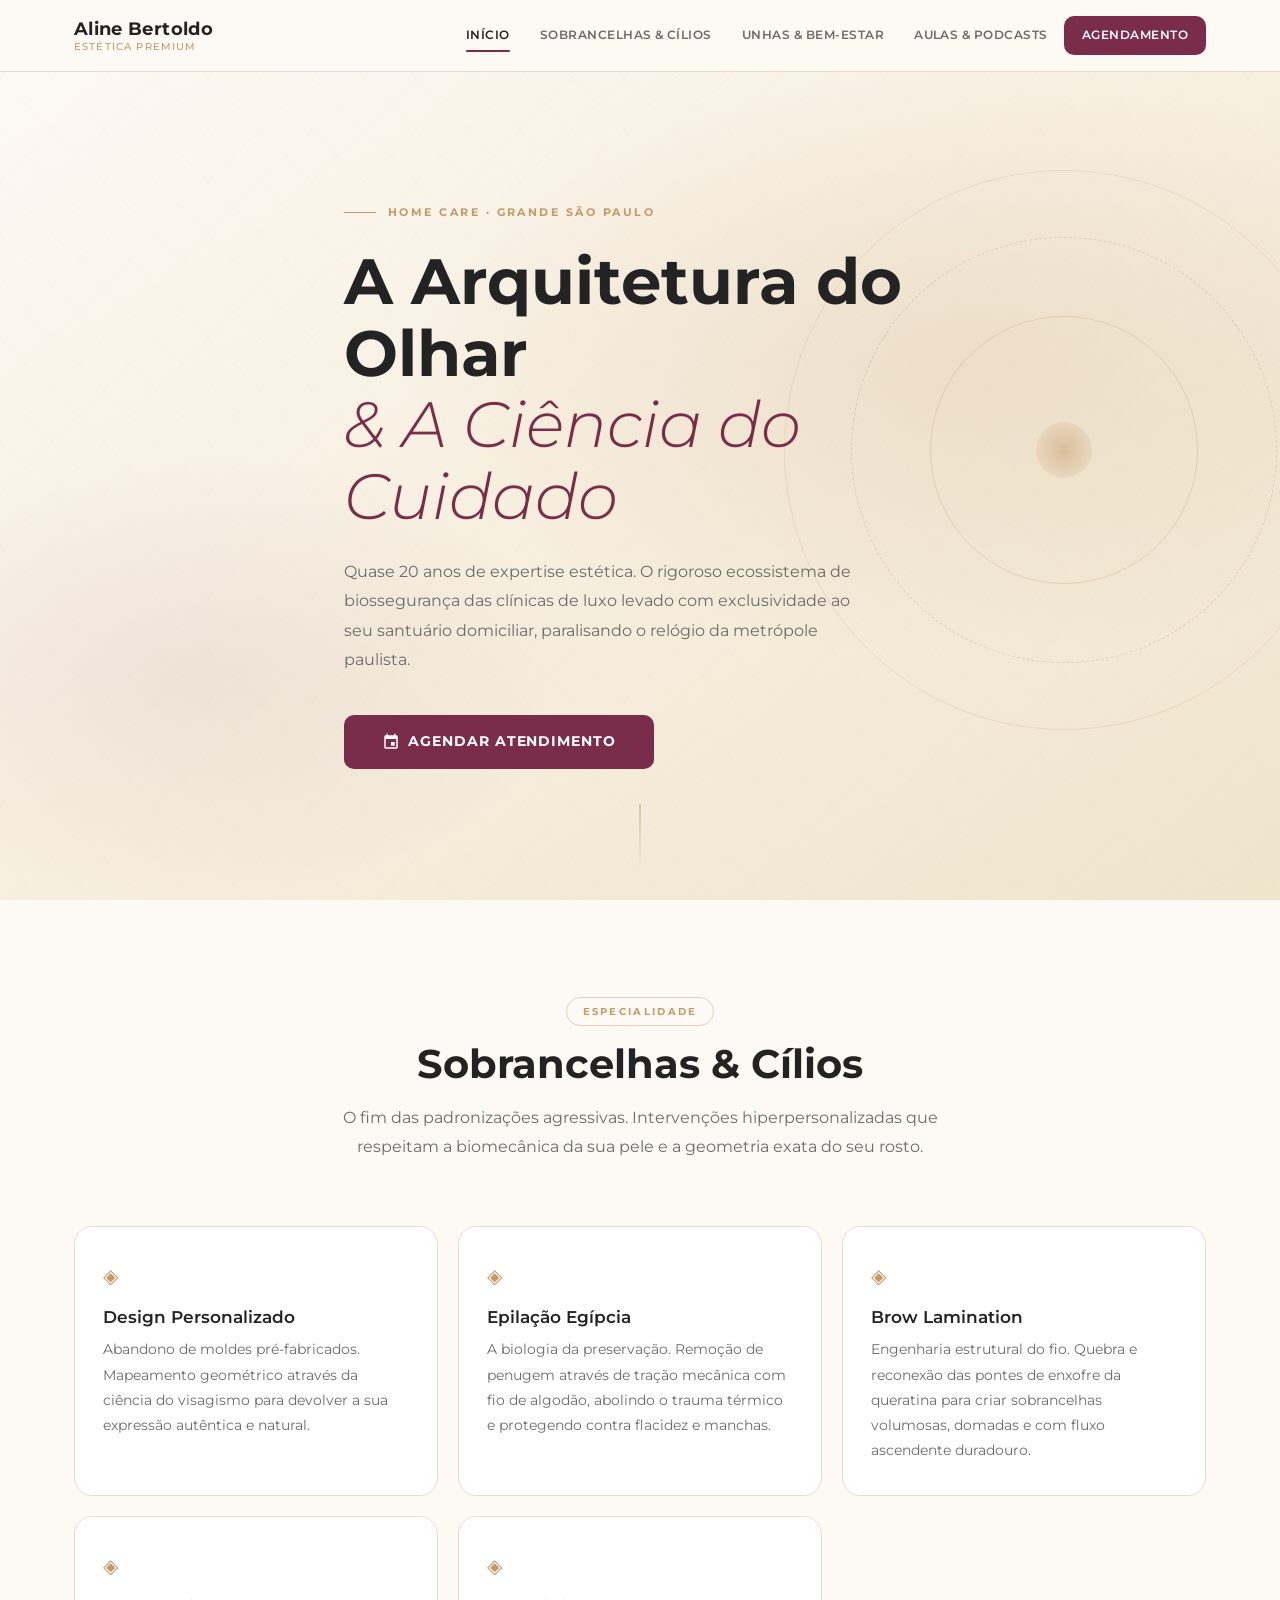
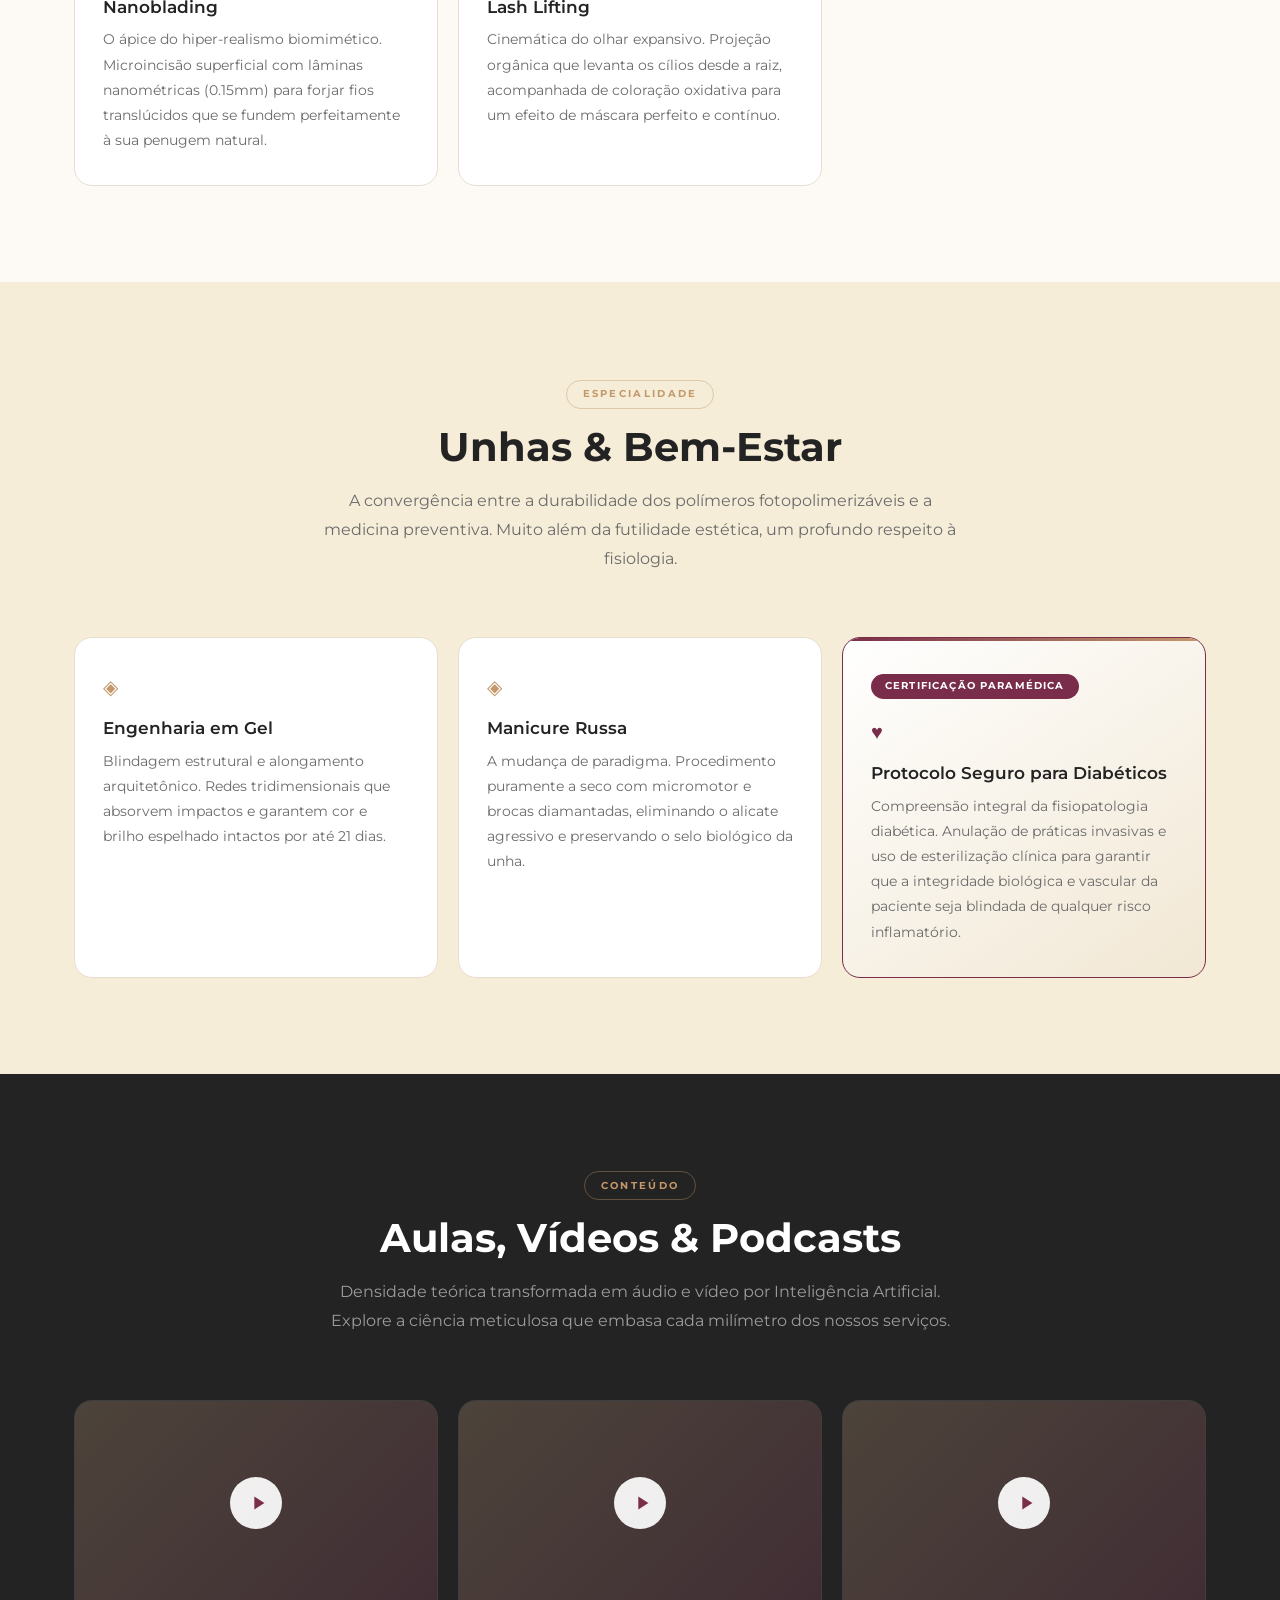
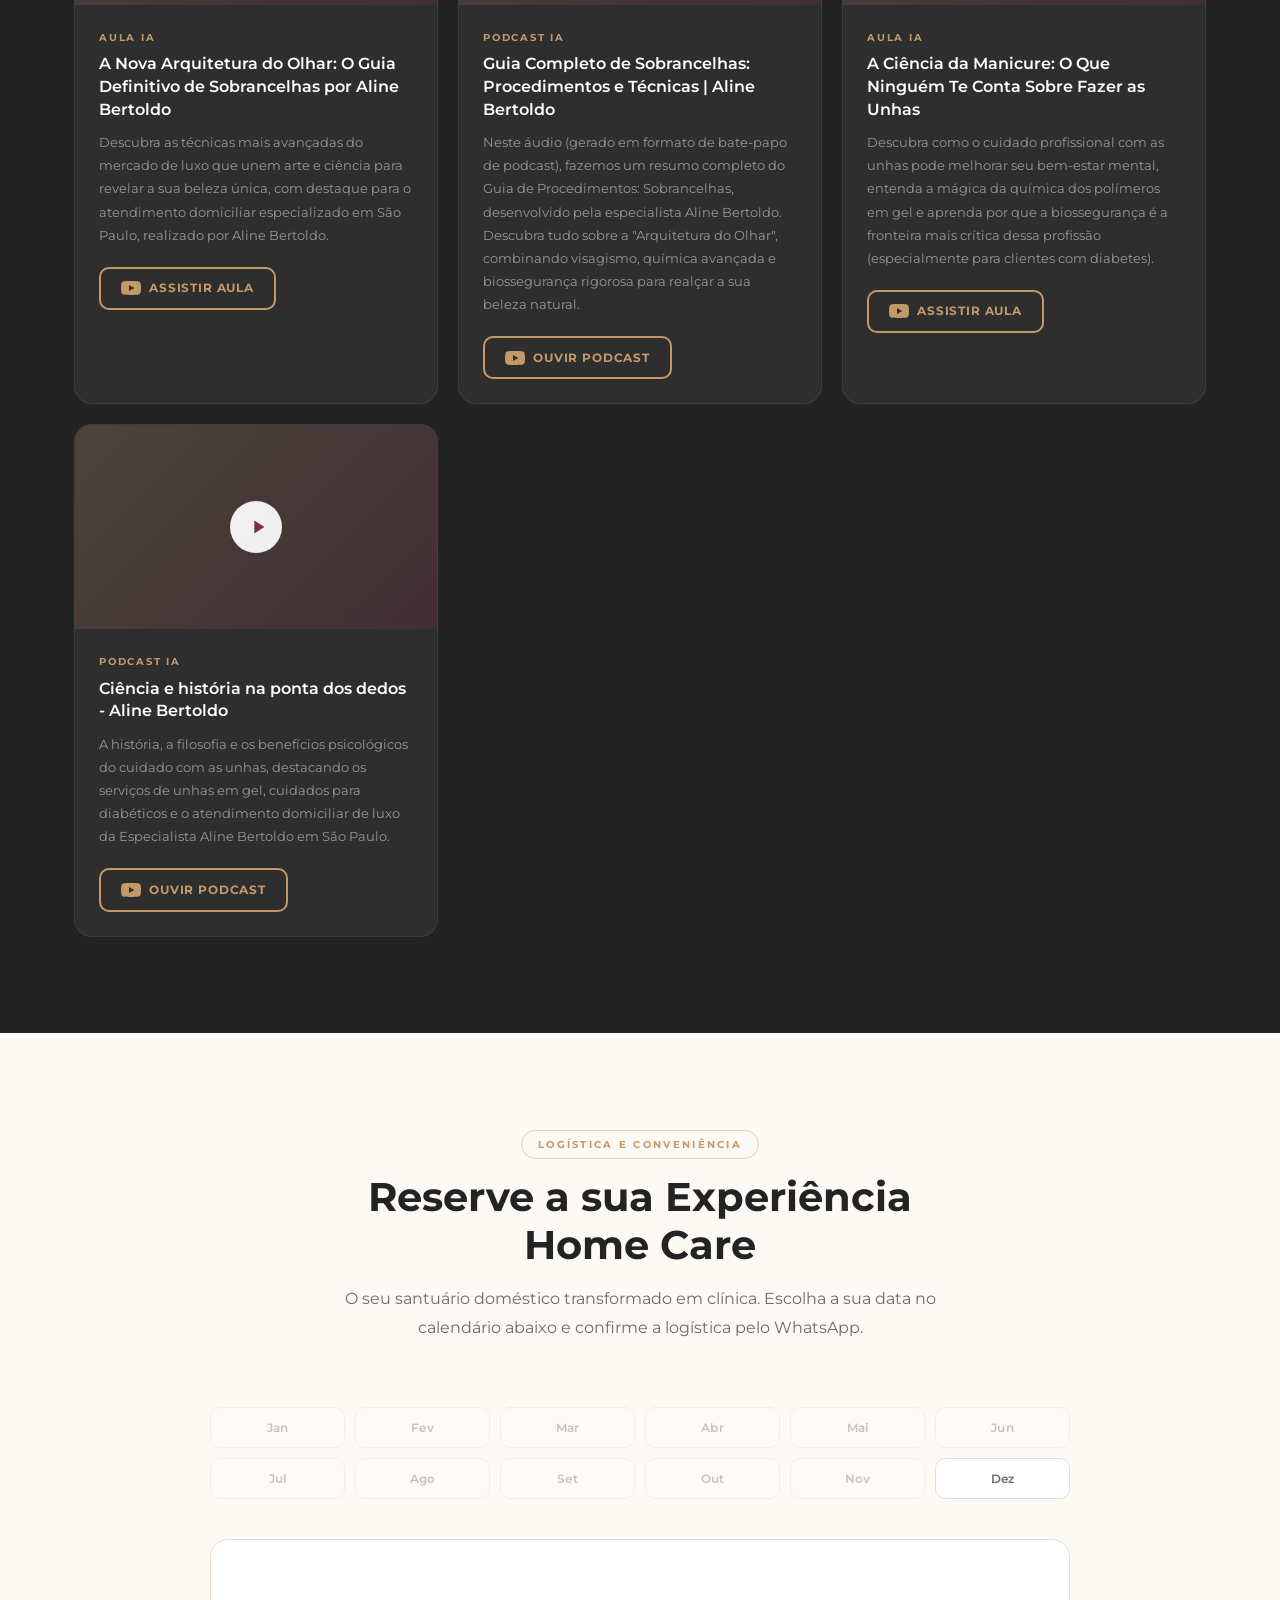
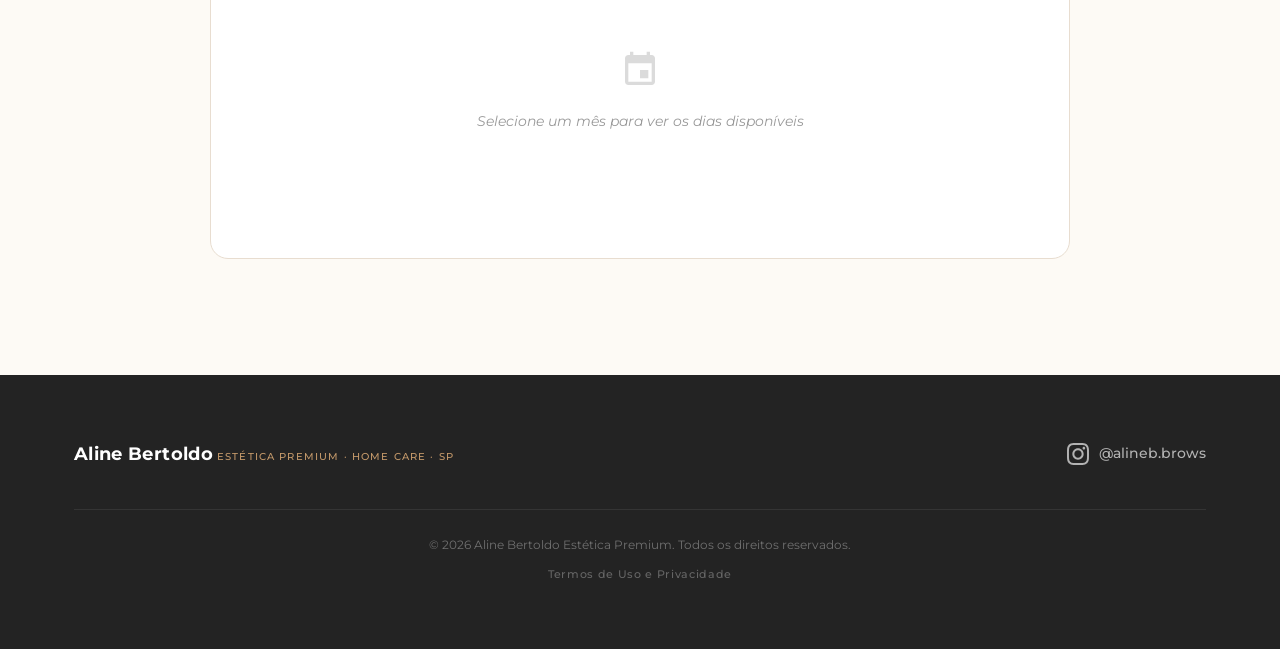
<file: index.html>
<!DOCTYPE html>
<html lang="pt-BR">
<head>
  <meta charset="UTF-8" />
  <meta name="viewport" content="width=device-width, initial-scale=1.0" />
  <meta name="description" content="Aline Bertoldo — Especialista em Estética do Olhar e Unhas com quase 20 anos de experiência. Atendimento Home Care de alto padrão na Grande São Paulo." />
  <meta property="og:title" content="Aline Bertoldo | Estética Premium" />
  <meta property="og:description" content="Design de sobrancelhas, cílios e unhas. Atendimento domiciliar de luxo em São Paulo com biossegurança rigorosa." />

  <title>Aline Bertoldo | Estética Premium</title>

  <link rel="preconnect" href="https://fonts.googleapis.com" />
  <link rel="preconnect" href="https://fonts.gstatic.com" crossorigin />
  <link href="https://fonts.googleapis.com/css2?family=Montserrat:ital,wght@0,300;0,400;0,500;0,600;0,700;1,300;1,400&display=swap" rel="stylesheet" />

  <link rel="stylesheet" href="style.css" />
</head>
<body>

  <header class="header" id="header" role="banner">
    <div class="header__inner container">

      <a href="#inicio" class="logo" aria-label="Aline Bertoldo — Voltar ao início">
        <span class="logo__name">Aline Bertoldo</span>
        <span class="logo__tagline">Estética Premium</span>
      </a>

      <button class="menu-toggle" id="menuToggle" aria-label="Abrir menu de navegação" aria-controls="nav" aria-expanded="false">
        <span class="menu-toggle__bar"></span>
        <span class="menu-toggle__bar"></span>
        <span class="menu-toggle__bar"></span>
      </button>

      <nav class="nav" id="nav" role="navigation" aria-label="Menu principal">
        <ul class="nav__list">
          <li class="nav__item"><a href="#inicio" class="nav__link">Início</a></li>
          <li class="nav__item"><a href="#sobrancelhas" class="nav__link">Sobrancelhas &amp; Cílios</a></li>
          <li class="nav__item"><a href="#unhas" class="nav__link">Unhas &amp; Bem-Estar</a></li>
          <li class="nav__item"><a href="#aulas" class="nav__link">Aulas &amp; Podcasts</a></li>
          <li class="nav__item nav__item--cta">
            <a href="#agendamento" class="nav__link nav__link--cta">Agendamento</a>
          </li>
        </ul>
      </nav>

    </div>
  </header>

  <main>

    <section class="hero" id="inicio" aria-label="Apresentação">
      <div class="hero__bg" aria-hidden="true">
        <div class="hero__bg-gradient"></div>
        <div class="hero__bg-pattern"></div>
      </div>
      <div class="hero__deco" aria-hidden="true">
        <div class="hero__deco-ring hero__deco-ring--1"></div>
        <div class="hero__deco-ring hero__deco-ring--2"></div>
        <div class="hero__deco-ring hero__deco-ring--3"></div>
        <div class="hero__deco-center"></div>
      </div>

      <div class="hero__content container">
        <p class="hero__eyebrow">Home Care · Grande São Paulo</p>

        <h1 class="hero__title">
          A Arquitetura do Olhar<br>
          <em>&amp; A Ciência do Cuidado</em>
        </h1>

        <p class="hero__subtitle">
          Quase 20 anos de expertise estética. O rigoroso ecossistema de biossegurança das clínicas de luxo levado com exclusividade ao seu santuário domiciliar, paralisando o relógio da metrópole paulista.
        </p>

        <a href="#agendamento" class="btn btn--primary btn--hero">
          <svg class="btn__icon" viewBox="0 0 24 24" aria-hidden="true">
            <path fill="currentColor" d="M17 12h-5v5h5v-5zM16 1v2H8V1H6v2H5c-1.11 0-1.99.9-1.99 2L3 19c0 1.1.89 2 2 2h14c1.1 0 2-.9 2-2V5c0-1.1-.9-2-2-2h-1V1h-2zm3 18H5V8h14v11z"/>
          </svg>
          Agendar Atendimento
        </a>
      </div>

      <div class="hero__scroll" aria-hidden="true">
        <span class="hero__scroll-line"></span>
      </div>
    </section>

    <section class="services-section" id="sobrancelhas" aria-labelledby="title-sobrancelhas">
      <div class="container">
        <header class="section-header animate-on-scroll">
          <span class="section-label">Especialidade</span>
          <h2 class="section-title" id="title-sobrancelhas">Sobrancelhas &amp; Cílios</h2>
          <p class="section-description">
            O fim das padronizações agressivas. Intervenções hiperpersonalizadas que respeitam a biomecânica da sua pele e a geometria exata do seu rosto.
          </p>
        </header>

        <div class="services-grid">
          <article class="service-card animate-on-scroll">
            <div class="service-card__icon" aria-hidden="true">◈</div>
            <h3 class="service-card__title">Design Personalizado</h3>
            <p class="service-card__text">
              Abandono de moldes pré-fabricados. Mapeamento geométrico através da ciência do visagismo para devolver a sua expressão autêntica e natural.
            </p>
          </article>

          <article class="service-card animate-on-scroll">
            <div class="service-card__icon" aria-hidden="true">◈</div>
            <h3 class="service-card__title">Epilação Egípcia</h3>
            <p class="service-card__text">
              A biologia da preservação. Remoção de penugem através de tração mecânica com fio de algodão, abolindo o trauma térmico e protegendo contra flacidez e manchas.
            </p>
          </article>

          <article class="service-card animate-on-scroll">
            <div class="service-card__icon" aria-hidden="true">◈</div>
            <h3 class="service-card__title">Brow Lamination</h3>
            <p class="service-card__text">
              Engenharia estrutural do fio. Quebra e reconexão das pontes de enxofre da queratina para criar sobrancelhas volumosas, domadas e com fluxo ascendente duradouro.
            </p>
          </article>

          <article class="service-card animate-on-scroll">
            <div class="service-card__icon" aria-hidden="true">◈</div>
            <h3 class="service-card__title">Nanoblading</h3>
            <p class="service-card__text">
              O ápice do hiper-realismo biomimético. Microincisão superficial com lâminas nanométricas (0.15mm) para forjar fios translúcidos que se fundem perfeitamente à sua penugem natural.
            </p>
          </article>

          <article class="service-card animate-on-scroll">
            <div class="service-card__icon" aria-hidden="true">◈</div>
            <h3 class="service-card__title">Lash Lifting</h3>
            <p class="service-card__text">
              Cinemática do olhar expansivo. Projeção orgânica que levanta os cílios desde a raiz, acompanhada de coloração oxidativa para um efeito de máscara perfeito e contínuo.
            </p>
          </article>
        </div>
      </div>
    </section>

    <section class="services-section services-section--alt" id="unhas" aria-labelledby="title-unhas">
      <div class="container">
        <header class="section-header animate-on-scroll">
          <span class="section-label">Especialidade</span>
          <h2 class="section-title" id="title-unhas">Unhas &amp; Bem-Estar</h2>
          <p class="section-description">
            A convergência entre a durabilidade dos polímeros fotopolimerizáveis e a medicina preventiva. Muito além da futilidade estética, um profundo respeito à fisiologia.
          </p>
        </header>

        <div class="services-grid">
          <article class="service-card animate-on-scroll">
            <div class="service-card__icon" aria-hidden="true">◈</div>
            <h3 class="service-card__title">Engenharia em Gel</h3>
            <p class="service-card__text">
              Blindagem estrutural e alongamento arquitetônico. Redes tridimensionais que absorvem impactos e garantem cor e brilho espelhado intactos por até 21 dias.
            </p>
          </article>

          <article class="service-card animate-on-scroll">
            <div class="service-card__icon" aria-hidden="true">◈</div>
            <h3 class="service-card__title">Manicure Russa</h3>
            <p class="service-card__text">
              A mudança de paradigma. Procedimento puramente a seco com micromotor e brocas diamantadas, eliminando o alicate agressivo e preservando o selo biológico da unha.
            </p>
          </article>

          <article class="service-card service-card--highlight animate-on-scroll">
            <span class="service-card__badge">Certificação Paramédica</span>
            <div class="service-card__icon service-card__icon--heart" aria-hidden="true">♥</div>
            <h3 class="service-card__title">Protocolo Seguro para Diabéticos</h3>
            <p class="service-card__text">
              Compreensão integral da fisiopatologia diabética. Anulação de práticas invasivas e uso de esterilização clínica para garantir que a integridade biológica e vascular da paciente seja blindada de qualquer risco inflamatório.
            </p>
          </article>
        </div>
      </div>
    </section>

    <section class="media-section" id="aulas" aria-labelledby="title-aulas">
      <div class="container">
        <header class="section-header animate-on-scroll">
          <span class="section-label">Conteúdo</span>
          <h2 class="section-title" id="title-aulas">Aulas, Vídeos &amp; Podcasts</h2>
          <p class="section-description">
            Densidade teórica transformada em áudio e vídeo por Inteligência Artificial. Explore a ciência meticulosa que embasa cada milímetro dos nossos serviços.
          </p>
        </header>

        <div class="media-grid">
          <article class="media-card animate-on-scroll">
            <div class="media-card__thumbnail" role="img" aria-label="Thumbnail: Aula Nanoblading">
              <div class="media-card__play-wrap" aria-hidden="true">
                <svg class="media-card__play-icon" viewBox="0 0 24 24"><path fill="currentColor" d="M8 5v14l11-7z"/></svg>
              </div>
            </div>
            <div class="media-card__body">
              <span class="media-card__type">Aula IA</span>
              <h3 class="media-card__title">A Nova Arquitetura do Olhar: O Guia Definitivo de Sobrancelhas por Aline Bertoldo</h3>
              <p class="media-card__desc">
                Descubra as técnicas mais avançadas do mercado de luxo que unem arte e ciência para revelar a sua beleza única, com destaque para o atendimento domiciliar especializado em São Paulo, realizado por Aline Bertoldo.
              </p>
              <a href="https://youtu.be/EICDWtv_-5o" target="_blank" rel="noopener noreferrer" class="btn btn--outline btn--sm">
                <svg class="btn__icon btn__icon--yt" viewBox="0 0 24 24" aria-hidden="true"><path fill="currentColor" d="M23.495 6.205a3.007 3.007 0 0 0-2.088-2.088c-1.87-.501-9.396-.501-9.396-.501s-7.507-.01-9.396.501A3.007 3.007 0 0 0 .527 6.205a31.247 31.247 0 0 0-.522 5.805 31.247 31.247 0 0 0 .522 5.783 3.007 3.007 0 0 0 2.088 2.088c1.868.502 9.396.502 9.396.502s7.506 0 9.396-.502a3.007 3.007 0 0 0 2.088-2.088 31.247 31.247 0 0 0 .5-5.783 31.247 31.247 0 0 0-.5-5.805zM9.609 15.601V8.408l6.264 3.602z"/></svg>
                Assistir Aula
              </a>
            </div>
          </article>
          
          <article class="media-card animate-on-scroll">
            <div class="media-card__thumbnail" role="img" aria-label="Thumbnail: Arquitetura do Olhar">
              <div class="media-card__play-wrap" aria-hidden="true">
                <svg class="media-card__play-icon" viewBox="0 0 24 24"><path fill="currentColor" d="M8 5v14l11-7z"/></svg>
              </div>
            </div>
            <div class="media-card__body">
              <span class="media-card__type">Podcast IA</span>
              <h3 class="media-card__title">Guia Completo de Sobrancelhas: Procedimentos e Técnicas | Aline Bertoldo</h3>
              <p class="media-card__desc">
                Neste áudio (gerado em formato de bate-papo de podcast), fazemos um resumo completo do Guia de Procedimentos: Sobrancelhas, desenvolvido pela especialista Aline Bertoldo. Descubra tudo sobre a "Arquitetura do Olhar", combinando visagismo, química avançada e biossegurança rigorosa para realçar a sua beleza natural.
              </p>
              <a href="https://youtu.be/0aggIO5E5zM" target="_blank" rel="noopener noreferrer" class="btn btn--outline btn--sm">
                <svg class="btn__icon btn__icon--yt" viewBox="0 0 24 24" aria-hidden="true"><path fill="currentColor" d="M23.495 6.205a3.007 3.007 0 0 0-2.088-2.088c-1.87-.501-9.396-.501-9.396-.501s-7.507-.01-9.396.501A3.007 3.007 0 0 0 .527 6.205a31.247 31.247 0 0 0-.522 5.805 31.247 31.247 0 0 0 .522 5.783 3.007 3.007 0 0 0 2.088 2.088c1.868.502 9.396.502 9.396.502s7.506 0 9.396-.502a3.007 3.007 0 0 0 2.088-2.088 31.247 31.247 0 0 0 .5-5.783 31.247 31.247 0 0 0-.5-5.805zM9.609 15.601V8.408l6.264 3.602z"/></svg>
                Ouvir Podcast
              </a>
            </div>
          </article>

          <article class="media-card animate-on-scroll">
            <div class="media-card__thumbnail" role="img" aria-label="Thumbnail: Ciência das Unhas">
              <div class="media-card__play-wrap" aria-hidden="true">
                <svg class="media-card__play-icon" viewBox="0 0 24 24"><path fill="currentColor" d="M8 5v14l11-7z"/></svg>
              </div>
            </div>
            <div class="media-card__body">
              <span class="media-card__type">Aula IA</span>
              <h3 class="media-card__title">A Ciência da Manicure: O Que Ninguém Te Conta Sobre Fazer as Unhas</h3>
              <p class="media-card__desc">
                Descubra como o cuidado profissional com as unhas pode melhorar seu bem-estar mental, entenda a mágica da química dos polímeros em gel e aprenda por que a biossegurança é a fronteira mais crítica dessa profissão (especialmente para clientes com diabetes).
              </p>
              <a href="https://youtu.be/WGfifAYIf_U" target="_blank" rel="noopener noreferrer" class="btn btn--outline btn--sm">
                <svg class="btn__icon btn__icon--yt" viewBox="0 0 24 24" aria-hidden="true"><path fill="currentColor" d="M23.495 6.205a3.007 3.007 0 0 0-2.088-2.088c-1.87-.501-9.396-.501-9.396-.501s-7.507-.01-9.396.501A3.007 3.007 0 0 0 .527 6.205a31.247 31.247 0 0 0-.522 5.805 31.247 31.247 0 0 0 .522 5.783 3.007 3.007 0 0 0 2.088 2.088c1.868.502 9.396.502 9.396.502s7.506 0 9.396-.502a3.007 3.007 0 0 0 2.088-2.088 31.247 31.247 0 0 0 .5-5.783 31.247 31.247 0 0 0-.5-5.805zM9.609 15.601V8.408l6.264 3.602z"/></svg>
                Assistir Aula
              </a>
            </div>
          </article>

          <article class="media-card animate-on-scroll">
            <div class="media-card__thumbnail" role="img" aria-label="Thumbnail: Aula Diabéticos">
              <div class="media-card__play-wrap" aria-hidden="true">
                <svg class="media-card__play-icon" viewBox="0 0 24 24"><path fill="currentColor" d="M8 5v14l11-7z"/></svg>
              </div>
            </div>
            <div class="media-card__body">
              <span class="media-card__type">Podcast IA</span>
              <h3 class="media-card__title">Ciência e história na ponta dos dedos - Aline Bertoldo</h3>
              <p class="media-card__desc">
                A história, a filosofia e os benefícios psicológicos do cuidado com as unhas, destacando os serviços de unhas em gel, cuidados para diabéticos e o atendimento domiciliar de luxo da Especialista Aline Bertoldo em São Paulo.
              </p>
              <a href="https://youtu.be/2RZWvatA5D8" target="_blank" rel="noopener noreferrer" class="btn btn--outline btn--sm">
                <svg class="btn__icon btn__icon--yt" viewBox="0 0 24 24" aria-hidden="true"><path fill="currentColor" d="M23.495 6.205a3.007 3.007 0 0 0-2.088-2.088c-1.87-.501-9.396-.501-9.396-.501s-7.507-.01-9.396.501A3.007 3.007 0 0 0 .527 6.205a31.247 31.247 0 0 0-.522 5.805 31.247 31.247 0 0 0 .522 5.783 3.007 3.007 0 0 0 2.088 2.088c1.868.502 9.396.502 9.396.502s7.506 0 9.396-.502a3.007 3.007 0 0 0 2.088-2.088 31.247 31.247 0 0 0 .5-5.783 31.247 31.247 0 0 0-.5-5.805zM9.609 15.601V8.408l6.264 3.602z"/></svg>
                Ouvir Podcast
              </a>
            </div>
          </article>
        </div>
      </div>
    </section>

    <section class="scheduling-section" id="agendamento" aria-labelledby="title-agendamento">
      <div class="container">
        <header class="section-header animate-on-scroll">
          <span class="section-label">Logística e Conveniência</span>
          <h2 class="section-title" id="title-agendamento">Reserve a sua Experiência Home Care</h2>
          <p class="section-description">
            O seu santuário doméstico transformado em clínica. Escolha a sua data no calendário abaixo e confirme a logística pelo WhatsApp.
          </p>
        </header>

        <div class="calendar-wrapper animate-on-scroll">
          <div class="month-selector" id="monthSelector" role="group" aria-label="Selecione o mês"></div>

          <div class="calendar-view" id="calendarView" aria-live="polite" aria-atomic="true">
            <div class="calendar-placeholder">
              <svg width="40" height="40" viewBox="0 0 24 24" aria-hidden="true" style="opacity:.35;margin-bottom:.75rem">
                <path fill="currentColor" d="M17 12h-5v5h5v-5zM16 1v2H8V1H6v2H5c-1.11 0-1.99.9-1.99 2L3 19c0 1.1.89 2 2 2h14c1.1 0 2-.9 2-2V5c0-1.1-.9-2-2-2h-1V1h-2zm3 18H5V8h14v11z"/>
              </svg>
              <span>Selecione um mês para ver os dias disponíveis</span>
            </div>
          </div>

          <div class="time-selector" id="timeSelector" hidden aria-live="polite">
            <h3 class="time-selector__title">
              Horários disponíveis — <span id="selectedDateLabel" class="time-selector__date"></span>
            </h3>
            <div class="time-grid" id="timeGrid" role="group" aria-label="Selecione um horário"></div>
          </div>

          <div class="scheduling-cta" id="schedulingCta" hidden>
            <p class="scheduling-cta__summary" id="ctaSummary" aria-live="polite"></p>
            <button class="btn btn--primary btn--lg" id="confirmBtn" type="button">
              <svg class="btn__icon" viewBox="0 0 24 24" aria-hidden="true">
                <path fill="currentColor" d="M17.472 14.382c-.297-.149-1.758-.867-2.03-.967-.273-.099-.471-.148-.67.15-.197.297-.767.966-.94 1.164-.173.199-.347.223-.644.075-.297-.15-1.255-.463-2.39-1.475-.883-.788-1.48-1.761-1.653-2.059-.173-.297-.018-.458.13-.606.134-.133.298-.347.446-.52.149-.174.198-.298.298-.497.099-.198.05-.371-.025-.52-.075-.149-.669-1.612-.916-2.207-.242-.579-.487-.5-.669-.51-.173-.008-.371-.01-.57-.01-.198 0-.52.074-.792.372-.272.297-1.04 1.016-1.04 2.479 0 1.462 1.065 2.875 1.213 3.074.149.198 2.096 3.2 5.077 4.487.709.306 1.262.489 1.694.625.712.227 1.36.195 1.871.118.571-.085 1.758-.719 2.006-1.413.248-.694.248-1.289.173-1.413-.074-.124-.272-.198-.57-.347z"/>
                <path fill="currentColor" d="M12.004 2C6.477 2 2 6.477 2 12.004c0 1.769.463 3.43 1.27 4.876L2 22l5.234-1.244A9.963 9.963 0 0 0 12.004 22C17.531 22 22 17.523 22 12.004 22 6.477 17.531 2 12.004 2zm0 18.214a8.195 8.195 0 0 1-4.215-1.163l-.303-.18-3.107.738.772-3.028-.198-.311A8.196 8.196 0 0 1 3.786 12c0-4.532 3.686-8.214 8.218-8.214S20.218 7.472 20.218 12c0 4.528-3.682 8.214-8.214 8.214z"/>
              </svg>
              Confirmar Agendamento via WhatsApp
            </button>
          </div>
        </div>
      </div>
    </section>

  </main>

  <footer class="footer" role="contentinfo">
    <div class="container">
      <div class="footer__inner">
        <div class="footer__brand">
          <span class="logo__name">Aline Bertoldo</span>
          <span class="logo__tagline">Estética Premium · Home Care · SP</span>
        </div>

        <nav class="footer__social" aria-label="Redes sociais">
          <a href="https://instagram.com/alineb.brows" target="_blank" rel="noopener noreferrer" class="social-link" aria-label="Instagram de Aline Bertoldo: @alineb.brows">
            <svg class="social-link__icon" viewBox="0 0 24 24" aria-hidden="true">
              <path fill="currentColor" d="M12 2.163c3.204 0 3.584.012 4.85.07 3.252.148 4.771 1.691 4.919 4.919.058 1.265.069 1.645.069 4.849 0 3.205-.012 3.584-.069 4.849-.149 3.225-1.664 4.771-4.919 4.919-1.266.058-1.644.07-4.85.07-3.204 0-3.584-.012-4.849-.07-3.26-.149-4.771-1.699-4.919-4.92-.058-1.265-.07-1.644-.07-4.849 0-3.204.013-3.583.07-4.849.149-3.227 1.664-4.771 4.919-4.919 1.266-.057 1.645-.069 4.849-.069zm0-2.163c-3.259 0-3.667.014-4.947.072-4.358.2-6.78 2.618-6.98 6.98-.059 1.281-.073 1.689-.073 4.948 0 3.259.014 3.668.072 4.948.2 4.358 2.618 6.78 6.98 6.98 1.281.058 1.689.072 4.948.072 3.259 0 3.668-.014 4.948-.072 4.354-.2 6.782-2.618 6.979-6.98.059-1.28.073-1.689.073-4.948 0-3.259-.014-3.667-.072-4.947-.196-4.354-2.617-6.78-6.979-6.98-1.281-.059-1.69-.073-4.949-.073zm0 5.838c-3.403 0-6.162 2.759-6.162 6.162s2.759 6.163 6.162 6.163 6.162-2.759 6.162-6.163c0-3.403-2.759-6.162-6.162-6.162zm0 10.162c-2.209 0-4-1.79-4-4 0-2.209 1.791-4 4-4s4 1.791 4 4c0 2.21-1.791 4-4 4zm6.406-11.845c-.796 0-1.441.645-1.441 1.44s.645 1.44 1.441 1.44c.795 0 1.439-.645 1.439-1.44s-.644-1.44-1.439-1.44z"/>
            </svg>
            @alineb.brows
          </a>
        </nav>
      </div>

      <div class="footer__bottom">
        <p>&copy; <span id="footerYear"></span> Aline Bertoldo Estética Premium. Todos os direitos reservados.</p>
        <a href="#termos" class="footer__legal-link" id="legalLink">Termos de Uso e Privacidade</a>
      </div>
    </div>
  </footer>

  <!-- ===== LEGAL PAGE (Hidden by default — toggled via hash) ===== -->
  <div class="legal-overlay" id="legalOverlay" aria-hidden="true">
    <div class="legal-page" role="dialog" aria-labelledby="legalTitle">

      <div class="legal-page__header">
        <button class="legal-page__back" id="legalBack" type="button" aria-label="Voltar para o início">
          <svg width="20" height="20" viewBox="0 0 24 24" fill="none" stroke="currentColor" stroke-width="2" stroke-linecap="round" stroke-linejoin="round" aria-hidden="true">
            <path d="M19 12H5M12 19l-7-7 7-7"/>
          </svg>
          Voltar para o Início
        </button>
      </div>

      <article class="legal-page__content">
        <header class="legal-page__title-block">
          <span class="section-label">Conformidade LGPD — Padrão v3.0</span>
          <h1 class="legal-page__title" id="legalTitle">Termos de Uso e Política de Privacidade</h1>
          <p class="legal-page__updated">Última atualização: 20 de outubro de 2026</p>
        </header>

        <p class="legal-page__intro">
          Bem-vindo(a) ao site de <strong>Aline Bertoldo</strong>. Ao acessar e utilizar esta página, você concorda com os Termos de Uso e a Política de Privacidade descritos abaixo. Caso não concorde com algum dos termos, pedimos que não utilize os serviços aqui oferecidos.
        </p>

        <section class="legal-section">
          <h2 class="legal-section__title">1. Termos de Uso</h2>

          <h3 class="legal-section__subtitle">1.1. Descrição dos Serviços</h3>
          <p>Este site tem como objetivo apresentar e facilitar o contato para os serviços de <strong>estética do olhar (sobrancelhas e cílios), unhas em gel, manicure russa e atendimento home care de alto padrão</strong>, oferecidos de forma autônoma por <strong>Aline Bertoldo</strong>.</p>

          <h3 class="legal-section__subtitle">1.2. Contato e Agendamentos</h3>
          <p>Os contatos, orçamentos e agendamentos realizados através dos botões de redirecionamento deste site (como WhatsApp e Instagram) são de inteira responsabilidade da usuária e da profissional prestadora do serviço. O site funciona exclusivamente como um canal de vitrine institucional e facilitação de comunicação.</p>

          <h3 class="legal-section__subtitle">1.3. Ficha de Anamnese, Alergias e Contraindicações</h3>
          <p>Para segurança clínica e biossegurança da cliente, eventuais alergias a cosméticos, sensibilidades cutâneas ou oculares, gestação, condições dermatológicas prévias ou contraindicações de saúde devem ser obrigatoriamente informadas diretamente à profissional durante a triagem e ficha de anamnese presencial antes do início de qualquer procedimento estético.</p>

          <h3 class="legal-section__subtitle">1.4. Isenção de Responsabilidade Técnica, Repositório Público e Cláusula de Indenização (Hold Harmless)</h3>
          <p>A infraestrutura web, design e código-fonte deste site foram desenvolvidos de forma terceirizada sob o padrão <em>AS-IS</em> (&ldquo;no estado em que se encontra&rdquo;). Por razões de transparência tecnológica, auditoria de segurança da informação e portfólio de engenharia de software, o código-fonte de apresentação (front-end) pode estar hospedado em repositório público (GitHub), contendo exclusivamente marcação estrutural e metadados públicos de divulgação comercial expressamente autorizados pela Controladora. O desenvolvedor responsável pela criação da página não possui vínculos societários, não atua no atendimento às clientes, não interfere nos procedimentos estéticos presenciais e não detém responsabilidade solidária ou subsidiária (nos termos do Art. 42 da LGPD) pela prestação dos serviços ofertados ou pela gestão e armazenamento dos dados trocados diretamente com a profissional após o redirecionamento.</p>

          <h3 class="legal-section__subtitle">1.5. Propriedade Intelectual e Reserva de Direitos em Repositório Público</h3>
          <p>A disponibilização pública do código-fonte para fins de transparência técnica e portfólio <strong>não concede licença de uso</strong> sobre a marca <strong>Aline Bertoldo Estética Premium</strong>, fotografias de portfólio (antes e depois), retratos pessoais, vídeos ou textos comerciais desta página, os quais permanecem protegidos pela Lei de Direitos Autorais (Lei nº 9.610/1998) e pela Lei da Propriedade Industrial (Lei nº 9.279/1996). É estritamente proibida a reprodução ou uso de imagens de procedimentos e da profissional sem autorização expressa.</p>
        </section>

        <section class="legal-section">
          <h2 class="legal-section__title">2. Política de Privacidade (LGPD)</h2>
          <p>Em conformidade com a Lei Geral de Proteção de Dados (Lei Federal nº 13.709/2018), detalhamos de forma transparente como tratamos as suas informações:</p>

          <h3 class="legal-section__subtitle">2.1. Coleta Mínima e Processamento 100% Local (Client-Side)</h3>
          <p>Adotamos o princípio da minimização de dados (Art. 6º, III da LGPD). Toda a navegação nesta página ocorre exclusivamente no navegador da própria usuária (<em>Client-Side</em>), sem bancos de dados ocultos ou servidores intermediários de captura. Quando você clica em nossos botões de contato (WhatsApp ou Instagram), os dados fornecidos voluntariamente por você (como seu nome, telefone e procedimento desejado) são recebidos diretamente por <strong>Aline Bertoldo</strong> nos canais oficiais.</p>

          <h3 class="legal-section__subtitle">2.2. Finalidade e Bases Legais do Tratamento (Art. 7º e Art. 11 da LGPD)</h3>
          <p>Os dados fornecidos por você serão utilizados única e exclusivamente com base nas seguintes hipóteses legais:</p>
          <ul class="legal-list">
            <li><strong>Procedimentos Preliminares e Execução de Contrato (Art. 7º, V):</strong> Retornar o contato, esclarecer dúvidas, enviar orçamentos, agendar horários e executar o atendimento estético solicitado;</li>
            <li><strong>Consentimento Específico (Art. 7º, I e Art. 11, I):</strong> Para informações de anamnese estética e eventual autorização de uso de imagem (portfólio) colhida diretamente pela profissional;</li>
            <li><strong>Cumprimento de Obrigação Legal (Art. 7º, II):</strong> Cumprimento de exigências fiscais e sanitárias aplicáveis.</li>
          </ul>

          <h3 class="legal-section__subtitle">2.3. Compartilhamento de Informações</h3>
          <p>Nós não vendemos, alugamos ou compartilhamos seus dados pessoais com terceiros para fins de marketing ou qualquer outra finalidade que não seja o cumprimento do serviço solicitado, exceto se exigido por lei ou determinação judicial.</p>

          <h3 class="legal-section__subtitle">2.4. Cookies, Armazenamento Técnico e Zero-Tracking</h3>
          <p>Este site segue o princípio de <em>Privacy by Design</em> e não utiliza cookies de rastreamento publicitário invasivo ou venda de perfil comportamental. Apenas recursos técnicos essenciais do navegador são utilizados para garantir o correto funcionamento visual e responsivo da página.</p>

          <h3 class="legal-section__subtitle">2.5. Direitos da Titular dos Dados (Art. 18 da LGPD)</h3>
          <p>Nos termos do Art. 18 da LGPD, você tem o direito de solicitar à Controladora a qualquer momento:</p>
          <ul class="legal-list">
            <li>A confirmação da existência de tratamento e o acesso aos seus dados;</li>
            <li>A correção de dados incompletos, inexatos ou desatualizados;</li>
            <li>A exclusão dos seus dados dos nossos contatos comerciais e a revogação de consentimento (Art. 18, IX), com atendimento em até 15 (quinze) dias conforme o Art. 19, II da LGPD.</li>
          </ul>

          <h3 class="legal-section__subtitle">2.6. Proteção dos Dados Públicos da Profissional — Vedação de Scraping e Spam (Art. 7º, §§ 3º e 4º da LGPD)</h3>
          <p>Os dados de contato comercial (WhatsApp, perfil de Instagram, nome e fotografias) disponibilizados publicamente nesta página e no código-fonte público têm como <strong>única e estrita finalidade permitir o contato comercial por clientes interessadas nos serviços estéticos descritos</strong> (Art. 7º, §§ 3º e 4º da LGPD). É expressamente <strong>proibida a coleta automatizada</strong> (<em>web scraping</em>, <em>crawling</em>, mineração por bots), a inclusão em listas de <em>spam</em> ou telemarketing não solicitado, a comercialização por <em>data brokers</em> ou o uso de dados e imagens para treinamento de modelos de inteligência artificial sem autorização expressa da titular.</p>

          <h3 class="legal-section__subtitle">2.7. Contato da Controladora de Dados e Alerta Antifraude</h3>
          <p>Para exercer seus direitos ou tirar dúvidas sobre esta política, entre em contato diretamente com a responsável pelo tratamento dos dados exclusivamente pelos canais oficiais abaixo (a profissional jamais solicita códigos de segurança via SMS/WhatsApp ou transferências Pix para terceiros desconhecidos):</p>

          <div class="legal-contact">
            <p><strong>Responsável / Controladora:</strong> Aline Bertoldo</p>
            <p><strong>WhatsApp Oficial:</strong> <a href="https://wa.me/5511988551535" target="_blank" rel="noopener noreferrer">+55 (11) 98855-1535</a></p>
            <p><strong>Instagram Oficial:</strong> <a href="https://instagram.com/alineb.brows" target="_blank" rel="noopener noreferrer">@alineb.brows</a></p>
          </div>
        </section>

      </article>

      <footer class="legal-page__footer">
        <button class="btn btn--primary" id="legalBackBottom" type="button">
          <svg class="btn__icon" viewBox="0 0 24 24" aria-hidden="true">
            <path fill="currentColor" d="M19 12H5M12 19l-7-7 7-7" stroke="currentColor" stroke-width="2" fill="none" stroke-linecap="round" stroke-linejoin="round"/>
          </svg>
          Voltar para o Início
        </button>
      </footer>

    </div>
  </div>

  <script src="script.js"></script>
  <script src="legal.js"></script>
</body>
</html>
</file>
<file: style.css>
/* ============================================================
   STYLE.CSS — Aline Bertoldo Estética Premium
   Autora do projeto: Aline Bertoldo (@alineb.brows)
   Paleta: Creme/Baunilha · Grafite · Vinho · Dourado
   ============================================================ */


/* ============================================================
   1. VARIÁVEIS CSS (DESIGN TOKENS)
   ============================================================ */
:root {
  /* — Cores principais — */
  --c-bg:           #FDFAF5;   /* fundo principal: baunilha suave */
  --c-cream:        #F5EDD8;   /* creme mais intenso */
  --c-butter:       #EDE0C4;   /* manteiga (alternância de seções) */
  --c-white:        #FFFFFF;

  /* — Texto — */
  --c-text:         #3A3A3A;
  --c-text-mid:     #6B6B6B;
  --c-text-lt:      #999999;

  /* — Grafite — */
  --c-graphite:     #232323;
  --c-graphite-mid: #444444;

  /* — Vinho (accent primário) — */
  --c-wine:         #7A2D4A;
  --c-wine-lt:      #9B3D5F;
  --c-wine-pale:    rgba(122, 45, 74, 0.08);

  /* — Dourado (accent secundário) — */
  --c-gold:         #C4996A;
  --c-gold-lt:      #D4B08A;
  --c-gold-pale:    rgba(196, 153, 106, 0.15);

  /* — Bordas — */
  --c-border:       #E8DDD0;
  --c-border-lt:    #F0E8DC;

  /* — Tipografia — */
  --font:           'Montserrat', sans-serif;

  /* — Espaçamentos — */
  --sp-xs:   0.5rem;
  --sp-sm:   1rem;
  --sp-md:   1.5rem;
  --sp-lg:   2.5rem;
  --sp-xl:   4rem;
  --sp-2xl:  6rem;

  /* — Arredondamentos — */
  --r-sm:    4px;
  --r-md:    10px;
  --r-lg:    18px;
  --r-xl:    28px;
  --r-full:  9999px;

  /* — Sombras — */
  --sh-sm:   0 1px 4px rgba(0,0,0,0.06);
  --sh-md:   0 4px 20px rgba(0,0,0,0.08);
  --sh-lg:   0 12px 40px rgba(0,0,0,0.12);
  --sh-wine: 0 8px 28px rgba(122, 45, 74, 0.25);

  /* — Transições — */
  --t-fast:  150ms ease;
  --t-mid:   260ms ease;
  --t-slow:  420ms cubic-bezier(0.4, 0, 0.2, 1);

  /* — Header — */
  --header-h: 72px;
}


/* ============================================================
   2. RESET & BASE
   ============================================================ */
*, *::before, *::after {
  box-sizing: border-box;
  margin: 0;
  padding: 0;
}

html {
  scroll-behavior: smooth;
  /* Compensa o header fixo ao pular para seções */
  scroll-padding-top: var(--header-h);
}

body {
  font-family: var(--font);
  background-color: var(--c-bg);
  color: var(--c-text);
  line-height: 1.7;
  overflow-x: hidden;
  -webkit-font-smoothing: antialiased;
}

img, svg { display: block; max-width: 100%; }
a        { color: inherit; text-decoration: none; }
ul       { list-style: none; }
button   { font-family: var(--font); }

h1, h2, h3, h4 {
  line-height: 1.2;
  color: var(--c-graphite);
}


/* ============================================================
   3. UTILITÁRIOS
   ============================================================ */
.container {
  width: 100%;
  max-width: 1180px;
  margin-inline: auto;
  padding-inline: 1.5rem;
}


/* ============================================================
   4. BOTÕES
   ============================================================ */
.btn {
  display: inline-flex;
  align-items: center;
  gap: 0.5rem;
  padding: 0.875rem 2rem;
  border: 2px solid transparent;
  border-radius: var(--r-md);
  font-family: var(--font);
  font-size: 0.8rem;
  font-weight: 700;
  letter-spacing: 0.07em;
  text-transform: uppercase;
  cursor: pointer;
  transition: all var(--t-mid);
  white-space: nowrap;
  line-height: 1;
}

/* Primário: fundo vinho */
.btn--primary {
  background-color: var(--c-wine);
  border-color: var(--c-wine);
  color: var(--c-white);
}
.btn--primary:hover,
.btn--primary:focus-visible {
  background-color: var(--c-wine-lt);
  border-color: var(--c-wine-lt);
  transform: translateY(-2px);
  box-shadow: var(--sh-wine);
}

/* Outline */
.btn--outline {
  background-color: transparent;
  border-color: currentColor;
}
.btn--outline:hover,
.btn--outline:focus-visible {
  background-color: currentColor;
  /* Inverte a cor do texto no hover */
}

/* Tamanhos */
.btn--sm  { padding: 0.6rem 1.25rem; font-size: 0.75rem; }
.btn--lg  { padding: 1.1rem 2.75rem; font-size: 0.875rem; }
.btn--hero{ padding: 1rem 2.25rem; font-size: 0.85rem; }

/* Ícone dentro do botão */
.btn__icon {
  width: 18px;
  height: 18px;
  flex-shrink: 0;
}
.btn__icon--yt { width: 20px; height: 20px; }


/* ============================================================
   5. HEADER & MENU DE NAVEGAÇÃO
   ============================================================ */
.header {
  position: fixed;
  inset-block-start: 0;
  inset-inline: 0;
  z-index: 900;
  height: var(--header-h);
  background-color: rgba(253, 250, 245, 0.94);
  backdrop-filter: blur(14px);
  -webkit-backdrop-filter: blur(14px);
  border-bottom: 1px solid var(--c-border);
  transition: box-shadow var(--t-mid);
}
.header.scrolled {
  box-shadow: var(--sh-md);
}

.header__inner {
  display: flex;
  align-items: center;
  justify-content: space-between;
  height: 100%;
}

/* — Logo — */
.logo {
  display: flex;
  flex-direction: column;
  line-height: 1.25;
  gap: 1px;
}
.logo__name {
  font-size: 1.1rem;
  font-weight: 700;
  color: var(--c-graphite);
  letter-spacing: 0.02em;
}
.logo__tagline {
  font-size: 0.6rem;
  font-weight: 500;
  color: var(--c-gold);
  letter-spacing: 0.12em;
  text-transform: uppercase;
}

/* — Links do menu — */
.nav__list {
  display: flex;
  align-items: center;
  gap: 0.125rem;
}

.nav__link {
  position: relative;
  display: block;
  padding: 0.5rem 0.875rem;
  font-size: 0.75rem;
  font-weight: 600;
  color: var(--c-text-mid);
  letter-spacing: 0.04em;
  text-transform: uppercase;
  border-radius: var(--r-sm);
  transition: color var(--t-fast);
}
/* Linha de destaque inferior */
.nav__link::after {
  content: '';
  position: absolute;
  inset-block-end: 2px;
  inset-inline: 0.875rem;
  height: 2px;
  background: var(--c-wine);
  border-radius: 2px;
  transform: scaleX(0);
  transform-origin: left;
  transition: transform var(--t-mid);
}
.nav__link:hover,
.nav__link.active      { color: var(--c-graphite); }
.nav__link:hover::after,
.nav__link.active::after { transform: scaleX(1); }

/* Link CTA especial */
.nav__link--cta {
  background-color: var(--c-wine);
  color: var(--c-white) !important;
  padding: 0.6rem 1.125rem;
  border-radius: var(--r-md);
}
.nav__link--cta::after    { display: none; }
.nav__link--cta:hover {
  background-color: var(--c-wine-lt);
  transform: translateY(-1px);
}

/* — Botão hamburguer (mobile) — */
.menu-toggle {
  display: none;        /* ocultado no desktop */
  flex-direction: column;
  justify-content: center;
  gap: 5px;
  width: 40px;
  height: 40px;
  padding: 8px;
  background: none;
  border: none;
  cursor: pointer;
  border-radius: var(--r-sm);
  transition: background-color var(--t-fast);
}
.menu-toggle:hover { background-color: var(--c-cream); }

.menu-toggle__bar {
  display: block;
  width: 100%;
  height: 2px;
  background-color: var(--c-graphite);
  border-radius: 2px;
  transform-origin: center;
  transition: all var(--t-mid);
}
/* Animação para o X */
.menu-toggle.is-open .menu-toggle__bar:nth-child(1) { transform: translateY(7px) rotate(45deg); }
.menu-toggle.is-open .menu-toggle__bar:nth-child(2) { opacity: 0; transform: scaleX(0); }
.menu-toggle.is-open .menu-toggle__bar:nth-child(3) { transform: translateY(-7px) rotate(-45deg); }


/* ============================================================
   6. HERO
   ============================================================ */
.hero {
  position: relative;
  min-height: 100svh;       /* svh: mobile-friendly viewport height */
  display: flex;
  align-items: center;
  padding-top: var(--header-h);
  overflow: hidden;
}

/* Camadas de fundo */
.hero__bg { position: absolute; inset: 0; }

.hero__bg-gradient {
  position: absolute;
  inset: 0;
  background:
    radial-gradient(ellipse 80% 60% at 75% 40%, rgba(196, 153, 106, 0.18) 0%, transparent 55%),
    radial-gradient(ellipse 60% 50% at 15% 75%, rgba(122, 45, 74, 0.07) 0%, transparent 50%),
    linear-gradient(148deg, #FDFAF5 0%, #F7EFE0 50%, #EFE4CC 100%);
}

/* Padrão sutil de losangos em SVG embutido */
.hero__bg-pattern {
  position: absolute;
  inset: 0;
  opacity: 0.5;
  background-image: url("data:image/svg+xml,%3Csvg width='52' height='52' viewBox='0 0 52 52' xmlns='http://www.w3.org/2000/svg'%3E%3Cpath d='M26 0 L52 26 L26 52 L0 26Z' fill='none' stroke='%23c4996a' stroke-width='0.4' stroke-opacity='0.2'/%3E%3C/svg%3E");
  background-size: 52px 52px;
}

/* Elemento decorativo: anéis concêntricos */
.hero__deco {
  position: absolute;
  right: -5%;
  top: 50%;
  transform: translateY(-50%);
  width: min(48vw, 560px);
  aspect-ratio: 1;
  display: flex;
  align-items: center;
  justify-content: center;
  pointer-events: none;
}

.hero__deco-ring {
  position: absolute;
  border-radius: 50%;
}
.hero__deco-ring--1 {
  inset: 0;
  border: 1px solid rgba(196, 153, 106, 0.22);
  animation: rotateSlow 60s linear infinite;
}
.hero__deco-ring--2 {
  inset: 12%;
  border: 1px dashed rgba(122, 45, 74, 0.14);
  animation: rotateSlow 45s linear infinite reverse;
}
.hero__deco-ring--3 {
  inset: 26%;
  border: 1px solid rgba(196, 153, 106, 0.3);
  animation: rotateSlow 30s linear infinite;
}
.hero__deco-center {
  width: 10%;
  aspect-ratio: 1;
  border-radius: 50%;
  background: radial-gradient(circle, var(--c-gold), rgba(196,153,106,0));
  opacity: 0.5;
}

@keyframes rotateSlow {
  from { transform: rotate(0deg); }
  to   { transform: rotate(360deg); }
}

/* Conteúdo do hero */
.hero__content {
  position: relative;
  z-index: 1;
  max-width: 640px;
  padding-block: var(--sp-2xl);
}

.hero__eyebrow {
  font-size: 0.7rem;
  font-weight: 700;
  letter-spacing: 0.22em;
  text-transform: uppercase;
  color: var(--c-gold);
  margin-bottom: var(--sp-md);
  display: flex;
  align-items: center;
  gap: 0.75rem;
}
.hero__eyebrow::before {
  content: '';
  display: inline-block;
  width: 32px;
  height: 1px;
  background-color: var(--c-gold);
  flex-shrink: 0;
}

.hero__title {
  font-size: clamp(2.4rem, 5vw, 4rem);
  font-weight: 700;
  color: var(--c-graphite);
  line-height: 1.12;
  margin-bottom: var(--sp-md);
}
.hero__title em {
  font-style: italic;
  font-weight: 300;
  color: var(--c-wine);
}

.hero__subtitle {
  font-size: 1rem;
  font-weight: 400;
  color: var(--c-text-mid);
  line-height: 1.85;
  max-width: 520px;
  margin-bottom: var(--sp-lg);
}

/* Indicador de scroll */
.hero__scroll {
  position: absolute;
  bottom: 2rem;
  left: 50%;
  transform: translateX(-50%);
}
.hero__scroll-line {
  display: block;
  width: 1px;
  height: 64px;
  background: linear-gradient(to bottom, var(--c-gold), transparent);
  animation: scrollPulse 2.2s ease-in-out infinite;
}
@keyframes scrollPulse {
  0%, 100% { opacity: 0.25; transform: scaleY(0.75); }
  50%       { opacity: 1;    transform: scaleY(1); }
}


/* ============================================================
   7. CABEÇALHO DE SEÇÃO (REUTILIZÁVEL)
   ============================================================ */
.section-header {
  text-align: center;
  max-width: 640px;
  margin-inline: auto;
  margin-bottom: var(--sp-xl);
}

.section-label {
  display: inline-block;
  font-size: 0.65rem;
  font-weight: 700;
  letter-spacing: 0.22em;
  text-transform: uppercase;
  color: var(--c-gold);
  border: 1px solid rgba(196, 153, 106, 0.45);
  border-radius: var(--r-full);
  padding: 0.3rem 1rem;
  margin-bottom: 0.875rem;
}

.section-title {
  font-size: clamp(1.75rem, 3.5vw, 2.5rem);
  font-weight: 700;
  margin-bottom: 1rem;
}

.section-description {
  font-size: 0.975rem;
  color: var(--c-text-mid);
  line-height: 1.85;
}


/* ============================================================
   8. SEÇÕES DE SERVIÇOS
   ============================================================ */
.services-section {
  padding-block: var(--sp-2xl);
}
/* Seção com fundo alternado */
.services-section--alt {
  background-color: var(--c-cream);
}

/* Grid responsivo de cards */
.services-grid {
  display: grid;
  grid-template-columns: repeat(auto-fit, minmax(270px, 1fr));
  gap: 1.25rem;
}

/* Card de serviço */
.service-card {
  position: relative;
  background-color: var(--c-white);
  border: 1px solid var(--c-border);
  border-radius: var(--r-lg);
  padding: 2rem 1.75rem;
  transition: transform var(--t-mid), box-shadow var(--t-mid), border-color var(--t-mid);
  overflow: hidden;
}
/* Tarja colorida que aparece no hover */
.service-card::before {
  content: '';
  position: absolute;
  inset-block-start: 0;
  inset-inline: 0;
  height: 3px;
  background: linear-gradient(90deg, var(--c-wine), var(--c-gold));
  transform: scaleX(0);
  transform-origin: left;
  transition: transform var(--t-mid);
}
.service-card:hover {
  transform: translateY(-5px);
  box-shadow: var(--sh-lg);
  border-color: transparent;
}
.service-card:hover::before { transform: scaleX(1); }

/* Card especial (Diabéticos) */
.service-card--highlight {
  border-color: var(--c-wine);
  background: linear-gradient(145deg, #fff, rgba(122, 45, 74, 0.03));
}
.service-card--highlight::before { transform: scaleX(1); }

.service-card__badge {
  display: inline-block;
  background-color: var(--c-wine);
  color: var(--c-white);
  font-size: 0.6rem;
  font-weight: 700;
  letter-spacing: 0.12em;
  text-transform: uppercase;
  padding: 0.3rem 0.875rem;
  border-radius: var(--r-full);
  margin-bottom: 1rem;
}

.service-card__icon {
  font-size: 1.25rem;
  color: var(--c-gold);
  margin-bottom: 0.875rem;
  display: block;
}
.service-card__icon--heart { color: var(--c-wine); }

.service-card__title {
  font-size: 1.05rem;
  font-weight: 600;
  margin-bottom: 0.625rem;
}

.service-card__text {
  font-size: 0.875rem;
  color: var(--c-text-mid);
  line-height: 1.8;
}


/* ============================================================
   9. SEÇÃO DE MÍDIA (AULAS & PODCASTS)
   ============================================================ */
.media-section {
  padding-block: var(--sp-2xl);
  background-color: var(--c-graphite);
}
/* Ajusta cores do cabeçalho para o fundo escuro */
.media-section .section-label      { border-color: rgba(196,153,106,0.4); }
.media-section .section-title      { color: var(--c-white); }
.media-section .section-description{ color: rgba(255,255,255,0.55); }

/* Grid dos cards de mídia */
.media-grid {
  display: grid;
  grid-template-columns: repeat(auto-fit, minmax(270px, 1fr));
  gap: 1.25rem;
}

/* Card de mídia */
.media-card {
  background-color: rgba(255,255,255,0.05);
  border: 1px solid rgba(255,255,255,0.08);
  border-radius: var(--r-lg);
  overflow: hidden;
  transition: transform var(--t-mid), box-shadow var(--t-mid), background-color var(--t-mid);
}
.media-card:hover {
  transform: translateY(-5px);
  background-color: rgba(255,255,255,0.09);
  box-shadow: 0 16px 48px rgba(0,0,0,0.35);
}

/* Área do thumbnail (placeholder) */
.media-card__thumbnail {
  aspect-ratio: 16 / 9;
  background: linear-gradient(
    135deg,
    rgba(196, 153, 106, 0.2),
    rgba(122, 45, 74, 0.25)
  );
  display: flex;
  align-items: center;
  justify-content: center;
  transition: background var(--t-mid);
  /* Para adicionar uma imagem real, defina:
     background-image: url('caminho/imagem.jpg');
     background-size: cover;
     background-position: center;
  */
}
.media-card:hover .media-card__thumbnail {
  background: linear-gradient(
    135deg,
    rgba(196, 153, 106, 0.32),
    rgba(122, 45, 74, 0.38)
  );
}

/* Ícone de play */
.media-card__play-wrap {
  width: 52px;
  height: 52px;
  background-color: rgba(255,255,255,0.92);
  border-radius: 50%;
  display: flex;
  align-items: center;
  justify-content: center;
  transition: transform var(--t-mid), background-color var(--t-mid);
}
.media-card:hover .media-card__play-wrap {
  transform: scale(1.1);
  background-color: var(--c-white);
}
.media-card__play-icon {
  width: 22px;
  height: 22px;
  color: var(--c-wine);
  margin-left: 3px; /* correção visual do triângulo */
}

/* Corpo do card */
.media-card__body { padding: 1.5rem; }

.media-card__type {
  display: block;
  font-size: 0.62rem;
  font-weight: 700;
  letter-spacing: 0.18em;
  text-transform: uppercase;
  color: var(--c-gold);
  margin-bottom: 0.5rem;
}
.media-card__title {
  font-size: 0.975rem;
  font-weight: 600;
  color: var(--c-white);
  line-height: 1.45;
  margin-bottom: 0.625rem;
}
.media-card__desc {
  font-size: 0.825rem;
  color: rgba(255,255,255,0.5);
  line-height: 1.75;
  margin-bottom: 1.25rem;
}

/* Botão outline dentro do card escuro */
.media-card .btn--outline {
  color: var(--c-gold);
  border-color: var(--c-gold);
}
.media-card .btn--outline:hover {
  background-color: var(--c-gold);
  color: var(--c-graphite);
}


/* ============================================================
   10. SEÇÃO DE AGENDAMENTO & CALENDÁRIO
   ============================================================ */
.scheduling-section {
  padding-block: var(--sp-2xl);
  background-color: var(--c-bg);
}

.calendar-wrapper {
  max-width: 860px;
  margin-inline: auto;
}

/* — Grade de meses — */
.month-selector {
  display: grid;
  grid-template-columns: repeat(6, 1fr);
  gap: 0.625rem;
  margin-bottom: var(--sp-lg);
}

.month-btn {
  padding: 0.75rem 0.375rem;
  background-color: var(--c-white);
  border: 1px solid var(--c-border);
  border-radius: var(--r-md);
  font-family: var(--font);
  font-size: 0.775rem;
  font-weight: 600;
  color: var(--c-text-mid);
  cursor: pointer;
  text-align: center;
  transition: all var(--t-mid);
  letter-spacing: 0.02em;
}
.month-btn:hover:not(:disabled) {
  border-color: var(--c-wine);
  color: var(--c-wine);
  transform: translateY(-2px);
  box-shadow: var(--sh-sm);
}
.month-btn.is-active {
  background-color: var(--c-wine);
  border-color: var(--c-wine);
  color: var(--c-white);
  box-shadow: var(--sh-wine);
}
.month-btn:disabled {
  opacity: 0.38;
  cursor: not-allowed;
}

/* — Visualização do calendário — */
.calendar-view {
  background-color: var(--c-white);
  border: 1px solid var(--c-border);
  border-radius: var(--r-lg);
  padding: 2rem;
  min-height: 320px;
  margin-bottom: 1.25rem;
  transition: min-height var(--t-slow);
}

.calendar-placeholder {
  min-height: 240px;
  display: flex;
  flex-direction: column;
  align-items: center;
  justify-content: center;
  color: var(--c-text-lt);
  font-size: 0.875rem;
  font-style: italic;
  text-align: center;
  gap: 0.5rem;
}

.calendar-header {
  display: flex;
  align-items: center;
  justify-content: center;
  margin-bottom: 1.5rem;
}
.calendar-month-title {
  font-size: 1.1rem;
  font-weight: 600;
  color: var(--c-graphite);
}

/* Linha com dias da semana */
.calendar-weekdays {
  display: grid;
  grid-template-columns: repeat(7, 1fr);
  gap: 0.25rem;
  margin-bottom: 0.5rem;
}
.calendar-weekday {
  text-align: center;
  font-size: 0.65rem;
  font-weight: 700;
  letter-spacing: 0.1em;
  text-transform: uppercase;
  color: var(--c-text-lt);
  padding: 0.375rem 0;
}

/* Grade de dias */
.calendar-days {
  display: grid;
  grid-template-columns: repeat(7, 1fr);
  gap: 0.3rem;
}

.calendar-day {
  aspect-ratio: 1;
  display: flex;
  align-items: center;
  justify-content: center;
  border-radius: var(--r-sm);
  font-size: 0.85rem;
  font-weight: 500;
  cursor: pointer;
  border: 1px solid transparent;
  transition: all var(--t-fast);
  color: var(--c-text);
  user-select: none;
}
.calendar-day:hover:not(.is-disabled):not(.is-empty) {
  background-color: var(--c-cream);
  border-color: var(--c-gold-lt);
}
.calendar-day.is-today {
  border-color: var(--c-gold);
  color: var(--c-gold);
  font-weight: 700;
}
.calendar-day.is-selected {
  background-color: var(--c-wine);
  border-color: var(--c-wine);
  color: var(--c-white);
  font-weight: 700;
}
.calendar-day.is-disabled {
  color: var(--c-border);
  cursor: not-allowed;
  pointer-events: none;
}
.calendar-day.is-empty {
  cursor: default;
}
/* Domingo: exibe em tom mais apagado mas ainda disponível visualmente */
.calendar-day.is-sunday:not(.is-disabled) {
  color: var(--c-text-lt);
}

/* — Seletor de horários — */
.time-selector {
  background-color: var(--c-white);
  border: 1px solid var(--c-border);
  border-radius: var(--r-lg);
  padding: 1.75rem 2rem;
  margin-bottom: 1.25rem;
  animation: fadeUp 0.3s ease both;
}
.time-selector__title {
  font-size: 0.95rem;
  font-weight: 600;
  color: var(--c-graphite);
  margin-bottom: 1.25rem;
}
.time-selector__date {
  color: var(--c-wine);
}

.time-grid {
  display: grid;
  grid-template-columns: repeat(auto-fill, minmax(82px, 1fr));
  gap: 0.5rem;
}

.time-btn {
  padding: 0.625rem 0.5rem;
  background-color: var(--c-bg);
  border: 1px solid var(--c-border);
  border-radius: var(--r-sm);
  font-family: var(--font);
  font-size: 0.875rem;
  font-weight: 600;
  color: var(--c-text-mid);
  cursor: pointer;
  text-align: center;
  transition: all var(--t-fast);
}
.time-btn:hover {
  border-color: var(--c-wine);
  color: var(--c-wine);
}
.time-btn.is-selected {
  background-color: var(--c-wine);
  border-color: var(--c-wine);
  color: var(--c-white);
}

/* — CTA de confirmação — */
.scheduling-cta {
  text-align: center;
  animation: fadeUp 0.3s ease both;
}
.scheduling-cta__summary {
  font-size: 1rem;
  color: var(--c-text-mid);
  margin-bottom: 1.5rem;
  line-height: 1.6;
}
.scheduling-cta__summary strong { color: var(--c-wine); }

/* Animação de entrada (usada no calendário e CTA) */
@keyframes fadeUp {
  from { opacity: 0; transform: translateY(14px); }
  to   { opacity: 1; transform: translateY(0); }
}


/* ============================================================
   11. ANIMAÇÕES DE SCROLL (Intersection Observer)
   ============================================================ */
.animate-on-scroll {
  opacity: 0;
  transform: translateY(22px);
  transition: opacity 0.55s ease, transform 0.55s ease;
}
.animate-on-scroll.is-visible {
  opacity: 1;
  transform: translateY(0);
}
/* Atraso progressivo para cards em sequência */
.animate-on-scroll:nth-child(2) { transition-delay: 0.08s; }
.animate-on-scroll:nth-child(3) { transition-delay: 0.16s; }
.animate-on-scroll:nth-child(4) { transition-delay: 0.24s; }
.animate-on-scroll:nth-child(5) { transition-delay: 0.32s; }


/* ============================================================
   12. FOOTER
   ============================================================ */
.footer {
  background-color: var(--c-graphite);
  color: rgba(255,255,255,0.75);
  padding-block: var(--sp-xl);
}

.footer__inner {
  display: flex;
  align-items: center;
  justify-content: space-between;
  flex-wrap: wrap;
  gap: var(--sp-md);
  padding-bottom: var(--sp-lg);
  border-bottom: 1px solid rgba(255,255,255,0.08);
  margin-bottom: var(--sp-md);
}

.footer .logo__name    { color: var(--c-white); }
.footer .logo__tagline { color: var(--c-gold); }

.social-link {
  display: flex;
  align-items: center;
  gap: 0.625rem;
  font-size: 0.875rem;
  font-weight: 500;
  color: rgba(255,255,255,0.65);
  transition: color var(--t-fast);
}
.social-link:hover { color: var(--c-gold); }
.social-link__icon {
  width: 22px;
  height: 22px;
}

.footer__bottom {
  text-align: center;
  font-size: 0.775rem;
  color: rgba(255,255,255,0.35);
}


/* ============================================================
   13. RESPONSIVIDADE
   ============================================================ */

/* — Tablet — */
@media (max-width: 900px) {
  :root { --header-h: 64px; }

  .hero__deco { display: none; } /* remove deco em telas menores */

  .services-grid,
  .media-grid {
    grid-template-columns: repeat(auto-fit, minmax(240px, 1fr));
  }

  .month-selector {
    grid-template-columns: repeat(4, 1fr);
  }
}

/* — Mobile — */
@media (max-width: 768px) {

  /* Exibe hamburguer e oculta nav */
  .menu-toggle { display: flex; }

  .nav {
    position: fixed;
    inset-block-start: var(--header-h);
    inset-inline: 0;
    background-color: var(--c-bg);
    border-bottom: 1px solid var(--c-border);
    padding: 1rem 1.5rem 1.75rem;
    box-shadow: var(--sh-lg);
    /* Slide de cima para baixo */
    transform: translateY(-110%);
    opacity: 0;
    pointer-events: none;
    transition: transform var(--t-slow), opacity var(--t-slow);
  }
  .nav.is-open {
    transform: translateY(0);
    opacity: 1;
    pointer-events: auto;
  }

  .nav__list {
    flex-direction: column;
    align-items: stretch;
    gap: 0.125rem;
  }
  .nav__link {
    padding: 0.875rem 1rem;
    font-size: 0.85rem;
    border-radius: var(--r-md);
    text-transform: none;
  }
  .nav__link::after { display: none; }
  .nav__link:hover  { background-color: var(--c-cream); }
  .nav__link--cta   { text-align: center; margin-top: 0.5rem; }

  /* Reduz padding das seções */
  .services-section,
  .media-section,
  .scheduling-section { padding-block: var(--sp-xl); }

  /* Hero */
  .hero__content { padding-block: var(--sp-xl); }

  /* Calendário */
  .month-selector        { grid-template-columns: repeat(3, 1fr); }
  .calendar-view         { padding: 1.25rem; }
  .time-selector         { padding: 1.25rem; }
}

/* — Celular pequeno — */
@media (max-width: 480px) {
  .services-grid,
  .media-grid { grid-template-columns: 1fr; }

  .month-selector { grid-template-columns: repeat(3, 1fr); }

  .footer__inner {
    flex-direction: column;
    text-align: center;
    align-items: center;
  }
}


/* ============================================================
   14. FOOTER — LEGAL LINK
   ============================================================ */
.footer__legal-link {
  display: inline-block;
  margin-top: 0.625rem;
  font-size: 0.7rem;
  font-weight: 500;
  letter-spacing: 0.06em;
  color: rgba(255, 255, 255, 0.3);
  text-decoration: none;
  transition: color var(--t-fast);
  border-bottom: 1px solid transparent;
}
.footer__legal-link:hover {
  color: var(--c-gold);
  border-bottom-color: var(--c-gold);
}


/* ============================================================
   15. LEGAL PAGE — OVERLAY & CONTENT
   ============================================================ */

/* --- Overlay (full-screen takeover) --- */
.legal-overlay {
  position: fixed;
  inset: 0;
  z-index: 2000;
  background-color: var(--c-bg);
  overflow-y: auto;
  overflow-x: hidden;
  display: none;
  opacity: 0;
  transition: opacity 0.35s ease;
}
.legal-overlay.is-active {
  display: block;
  opacity: 1;
}

/* --- Legal page wrapper --- */
.legal-page {
  width: 100%;
  max-width: 820px;
  margin-inline: auto;
  padding: var(--sp-xl) 1.5rem var(--sp-2xl);
  min-height: 100vh;
  display: flex;
  flex-direction: column;
}

/* --- Header with back button --- */
.legal-page__header {
  padding-bottom: var(--sp-lg);
  border-bottom: 1px solid var(--c-border);
  margin-bottom: var(--sp-xl);
}

.legal-page__back {
  display: inline-flex;
  align-items: center;
  gap: 0.5rem;
  padding: 0.625rem 1.25rem;
  background: none;
  border: 1px solid var(--c-border);
  border-radius: var(--r-full);
  font-family: var(--font);
  font-size: 0.8rem;
  font-weight: 600;
  color: var(--c-text-mid);
  cursor: pointer;
  transition: all var(--t-mid);
  letter-spacing: 0.02em;
}
.legal-page__back:hover {
  border-color: var(--c-wine);
  color: var(--c-wine);
  background-color: var(--c-wine-pale);
  transform: translateX(-3px);
}

/* --- Title block --- */
.legal-page__title-block {
  text-align: center;
  margin-bottom: var(--sp-xl);
}

.legal-page__title {
  font-size: clamp(1.6rem, 3.5vw, 2.25rem);
  font-weight: 700;
  color: var(--c-graphite);
  line-height: 1.2;
  margin-top: 0.875rem;
  margin-bottom: 0.75rem;
}

.legal-page__updated {
  font-size: 0.8rem;
  font-weight: 500;
  color: var(--c-text-lt);
  letter-spacing: 0.04em;
}

/* --- Intro paragraph --- */
.legal-page__intro {
  font-size: 1rem;
  color: var(--c-text-mid);
  line-height: 1.85;
  margin-bottom: var(--sp-xl);
  padding: var(--sp-md);
  background: linear-gradient(135deg, var(--c-wine-pale), var(--c-gold-pale));
  border-radius: var(--r-lg);
  border-left: 3px solid var(--c-wine);
}
.legal-page__intro strong {
  color: var(--c-graphite);
}

/* --- Legal content sections --- */
.legal-page__content {
  flex: 1;
}

.legal-section {
  margin-bottom: var(--sp-xl);
}

.legal-section__title {
  font-size: 1.25rem;
  font-weight: 700;
  color: var(--c-graphite);
  margin-bottom: var(--sp-md);
  padding-bottom: 0.625rem;
  border-bottom: 2px solid var(--c-border);
  display: flex;
  align-items: center;
  gap: 0.625rem;
}
.legal-section__title::before {
  content: '';
  display: inline-block;
  width: 4px;
  height: 1.25rem;
  background: linear-gradient(180deg, var(--c-wine), var(--c-gold));
  border-radius: 2px;
  flex-shrink: 0;
}

.legal-section__subtitle {
  font-size: 0.95rem;
  font-weight: 600;
  color: var(--c-wine);
  margin-top: var(--sp-md);
  margin-bottom: 0.5rem;
}

.legal-section p {
  font-size: 0.9rem;
  color: var(--c-text-mid);
  line-height: 1.85;
  margin-bottom: 0.75rem;
}
.legal-section strong {
  color: var(--c-graphite);
  font-weight: 600;
}

/* --- Legal list --- */
.legal-list {
  list-style: none;
  padding-left: 0;
  margin-top: 0.5rem;
  margin-bottom: 1rem;
}
.legal-list li {
  position: relative;
  padding-left: 1.5rem;
  font-size: 0.9rem;
  color: var(--c-text-mid);
  line-height: 1.85;
  margin-bottom: 0.375rem;
}
.legal-list li::before {
  content: '◈';
  position: absolute;
  left: 0;
  color: var(--c-gold);
  font-size: 0.7rem;
  top: 3px;
}

/* --- Contact card --- */
.legal-contact {
  margin-top: var(--sp-sm);
  padding: var(--sp-md) var(--sp-md);
  background-color: var(--c-white);
  border: 1px solid var(--c-border);
  border-radius: var(--r-lg);
  box-shadow: var(--sh-sm);
}
.legal-contact p {
  font-size: 0.875rem;
  margin-bottom: 0.375rem;
  line-height: 1.75;
}
.legal-contact p:last-child {
  margin-bottom: 0;
}
.legal-contact a {
  color: var(--c-wine);
  font-weight: 600;
  text-decoration: none;
  border-bottom: 1px solid transparent;
  transition: border-color var(--t-fast), color var(--t-fast);
}
.legal-contact a:hover {
  border-bottom-color: var(--c-wine);
  color: var(--c-wine-lt);
}

/* --- Footer (back button at bottom) --- */
.legal-page__footer {
  text-align: center;
  margin-top: var(--sp-xl);
  padding-top: var(--sp-lg);
  border-top: 1px solid var(--c-border);
}


/* ============================================================
   16. LEGAL PAGE — RESPONSIVIDADE
   ============================================================ */
@media (max-width: 768px) {
  .legal-page {
    padding: var(--sp-lg) 1.25rem var(--sp-xl);
  }

  .legal-page__header {
    margin-bottom: var(--sp-lg);
  }

  .legal-page__intro {
    padding: var(--sp-sm);
    font-size: 0.9rem;
  }

  .legal-section__title {
    font-size: 1.1rem;
  }
}

@media (max-width: 480px) {
  .legal-page {
    padding: var(--sp-md) 1rem var(--sp-lg);
  }

  .legal-page__back {
    font-size: 0.75rem;
    padding: 0.5rem 1rem;
  }

  .legal-contact {
    padding: var(--sp-sm);
  }
}
</file>
